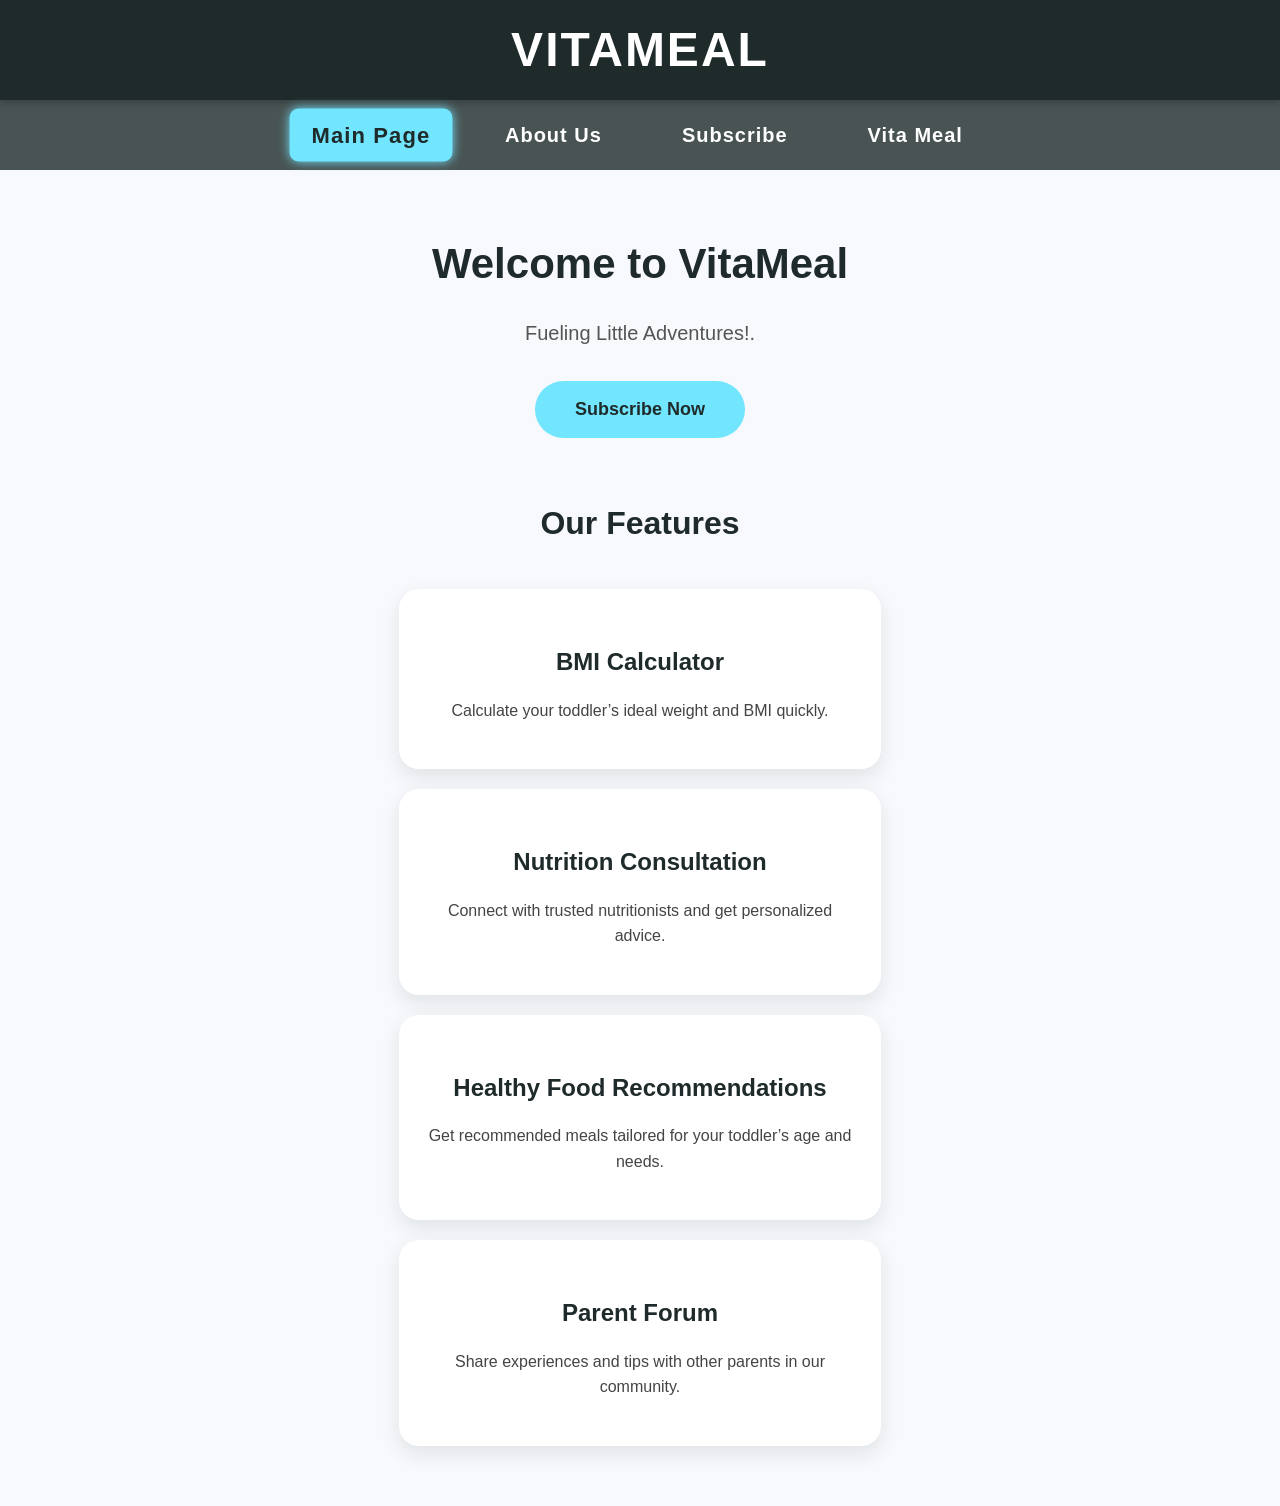
<file: index.html>
<!DOCTYPE html>
<html lang="en">
<head>
    <meta charset="UTF-8" />
    <meta name="viewport" content="width=device-width, initial-scale=1" />
    <title>VitaMeal - Main Page</title>
    <link rel="stylesheet" href="vita.css" />
</head>
<body>
    <div class="header">
        VitaMeal
    </div>
    <header class="hed">
        <a href="index.html" class="active">Main Page</a>
        <a href="about.html">About Us</a>
        <a href="subscribe.html">Subscribe</a>
        <a href="vitameal.html">Vita Meal</a>
    </header>

    <main class="main-content">
        <section class="hero">
            <h1>Welcome to VitaMeal</h1>
            <p>Fueling Little Adventures!.</p>
            <a href="subscribe.html" class="btn-primary">Subscribe Now</a>
        </section>

        <section class="features">
            <h2>Our Features</h2>
            <div class="feature-cards">
                <div class="feature-card">
                    <h3>BMI Calculator</h3>
                    <p>Calculate your toddler’s ideal weight and BMI quickly.</p>
                </div>
                <div class="feature-card">
                    <h3>Nutrition Consultation</h3>
                    <p>Connect with trusted nutritionists and get personalized advice.</p>
                </div>
                <div class="feature-card">
                    <h3>Healthy Food Recommendations</h3>
                    <p>Get recommended meals tailored for your toddler’s age and needs.</p>
                </div>
                <div class="feature-card">
                    <h3>Parent Forum</h3>
                    <p>Share experiences and tips with other parents in our community.</p>
                </div>
            </div>
        </section>
    </main>
</body>
</html>
</file>
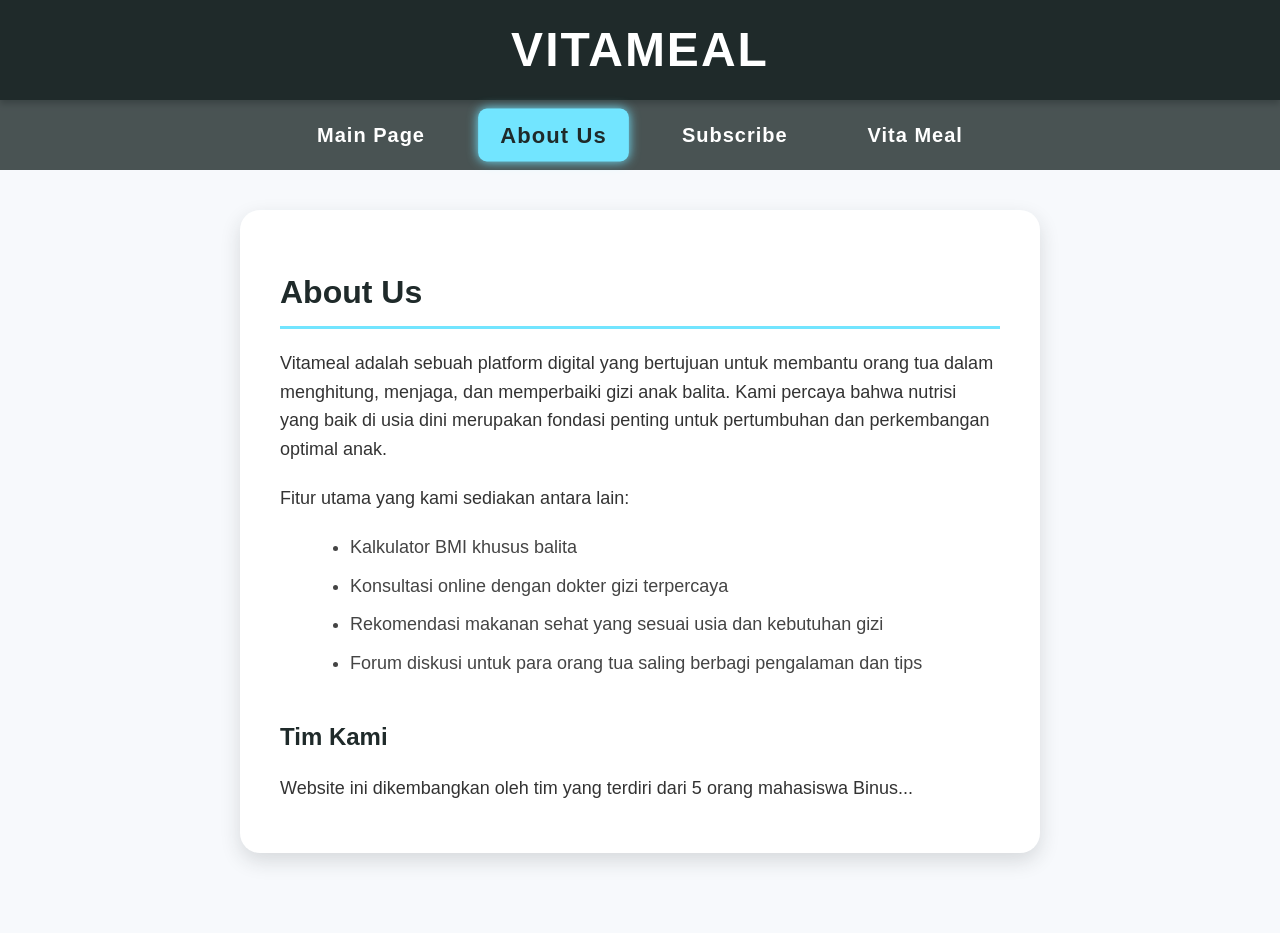
<file: about.html>
<!DOCTYPE html>
<html lang="en">
<head>
  <meta charset="UTF-8" />
  <meta name="viewport" content="width=device-width, initial-scale=1" />
  <title>About Us - VitaMeal</title>
  <link rel="stylesheet" href="vita.css" />
</head>
<body>

  <div class="header">VitaMeal</div>

    <header class="hed">
        <a href="index.html">Main Page</a>
        <a href="about.html" class="active">About Us</a>
        <a href="subscribe.html">Subscribe</a>
        <a href="vitameal.html">Vita Meal</a>
    </header>

  <main class="about-container">
    <h2>About Us</h2>
    <p>
      Vitameal adalah sebuah platform digital yang bertujuan untuk membantu orang tua dalam menghitung, menjaga, dan memperbaiki gizi anak balita. Kami percaya bahwa nutrisi yang baik di usia dini merupakan fondasi penting untuk pertumbuhan dan perkembangan optimal anak.
    </p>
    <p>Fitur utama yang kami sediakan antara lain:</p>
    <ul>
      <li>Kalkulator BMI khusus balita</li>
      <li>Konsultasi online dengan dokter gizi terpercaya</li>
      <li>Rekomendasi makanan sehat yang sesuai usia dan kebutuhan gizi</li>
      <li>Forum diskusi untuk para orang tua saling berbagi pengalaman dan tips</li>
    </ul>

    <h3>Tim Kami</h3>
    <p>Website ini dikembangkan oleh tim yang terdiri dari 5 orang mahasiswa Binus...</p>
  </main>

</body>
</html>
</file>
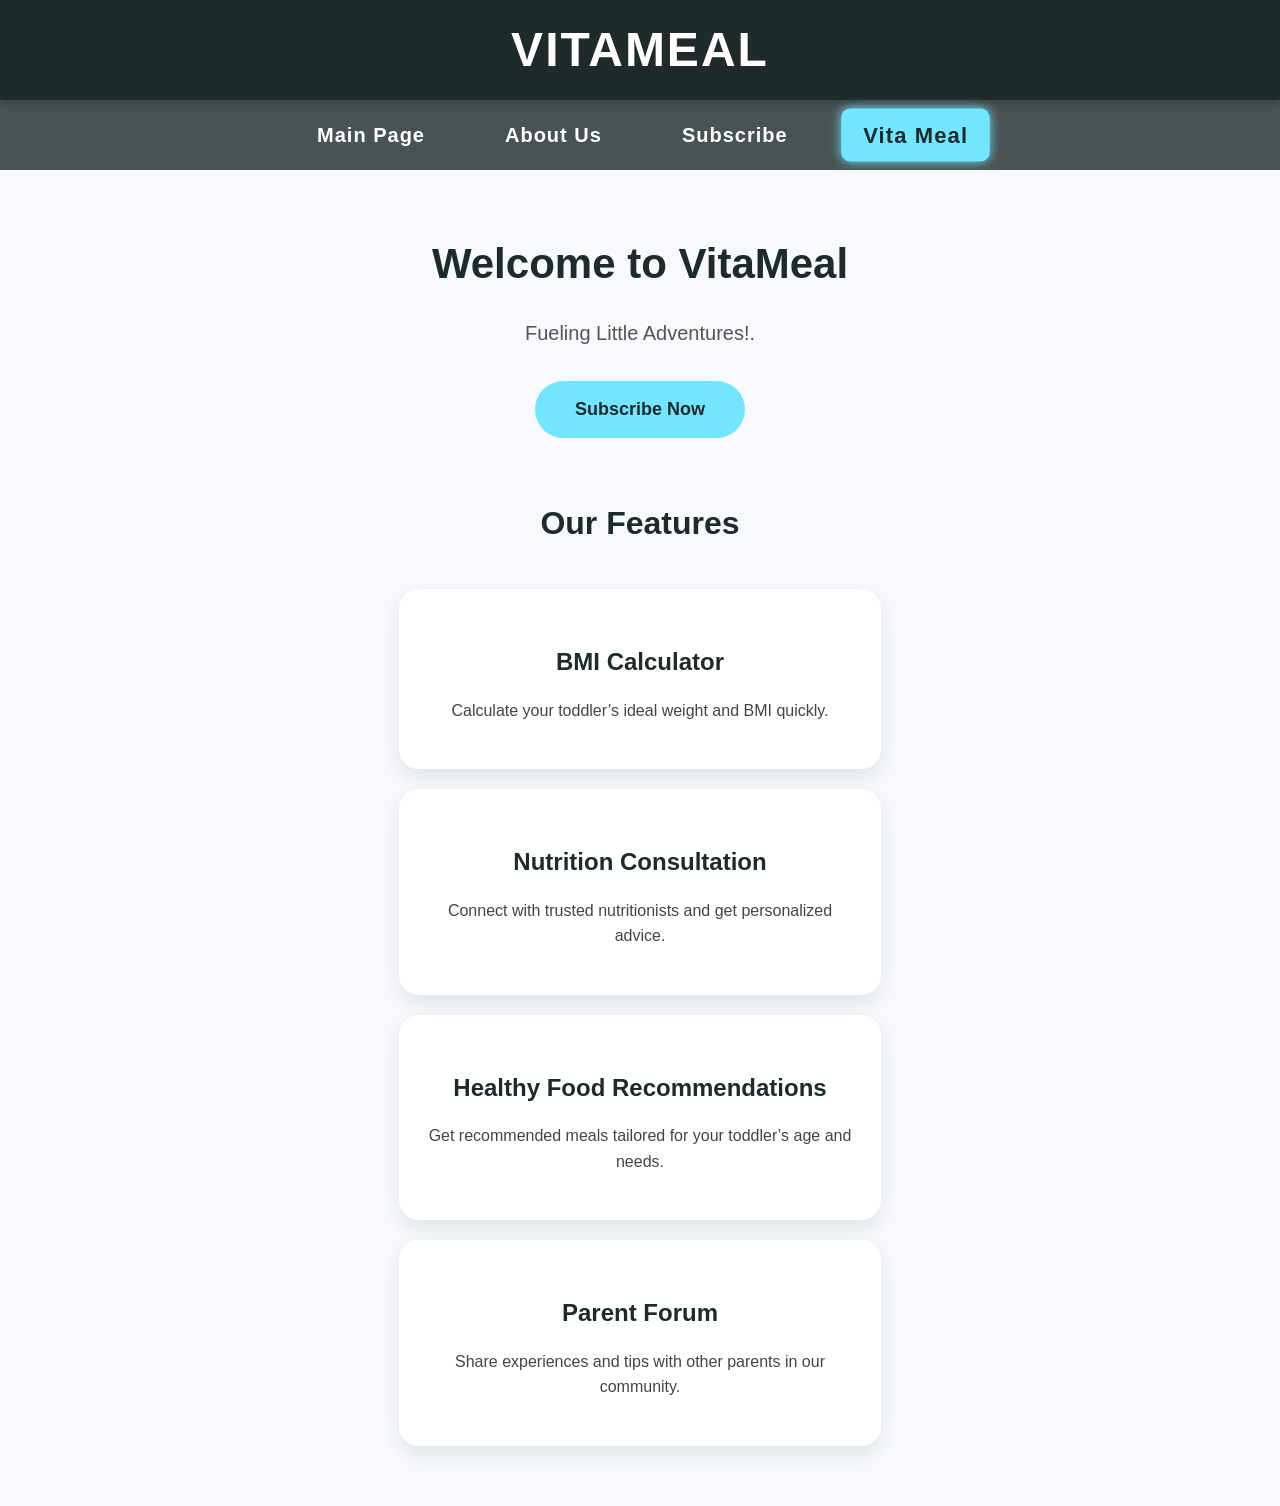
<file: main.html>
<!DOCTYPE html>
<html lang="en">
<head>
    <meta charset="UTF-8" />
    <meta name="viewport" content="width=device-width, initial-scale=1" />
    <title>VitaMeal - Main Page</title>
    <link rel="stylesheet" href="vita.css" />
</head>
<body>
    <div class="header">
        VitaMeal
    </div>
    <header class="hed">
        <a href="main.html">Main Page</a>
        <a href="about.html">About Us</a>
        <a href="subscribe.html">Subscribe</a>
        <a href="vitameal.html" class="active">Vita Meal</a>
    </header>

    <main class="main-content">
        <section class="hero">
            <h1>Welcome to VitaMeal</h1>
            <p>Fueling Little Adventures!.</p>
            <a href="subscribe.html" class="btn-primary">Subscribe Now</a>
        </section>

        <section class="features">
            <h2>Our Features</h2>
            <div class="feature-cards">
                <div class="feature-card">
                    <h3>BMI Calculator</h3>
                    <p>Calculate your toddler’s ideal weight and BMI quickly.</p>
                </div>
                <div class="feature-card">
                    <h3>Nutrition Consultation</h3>
                    <p>Connect with trusted nutritionists and get personalized advice.</p>
                </div>
                <div class="feature-card">
                    <h3>Healthy Food Recommendations</h3>
                    <p>Get recommended meals tailored for your toddler’s age and needs.</p>
                </div>
                <div class="feature-card">
                    <h3>Parent Forum</h3>
                    <p>Share experiences and tips with other parents in our community.</p>
                </div>
            </div>
        </section>
    </main>
</body>
</html>
</file>
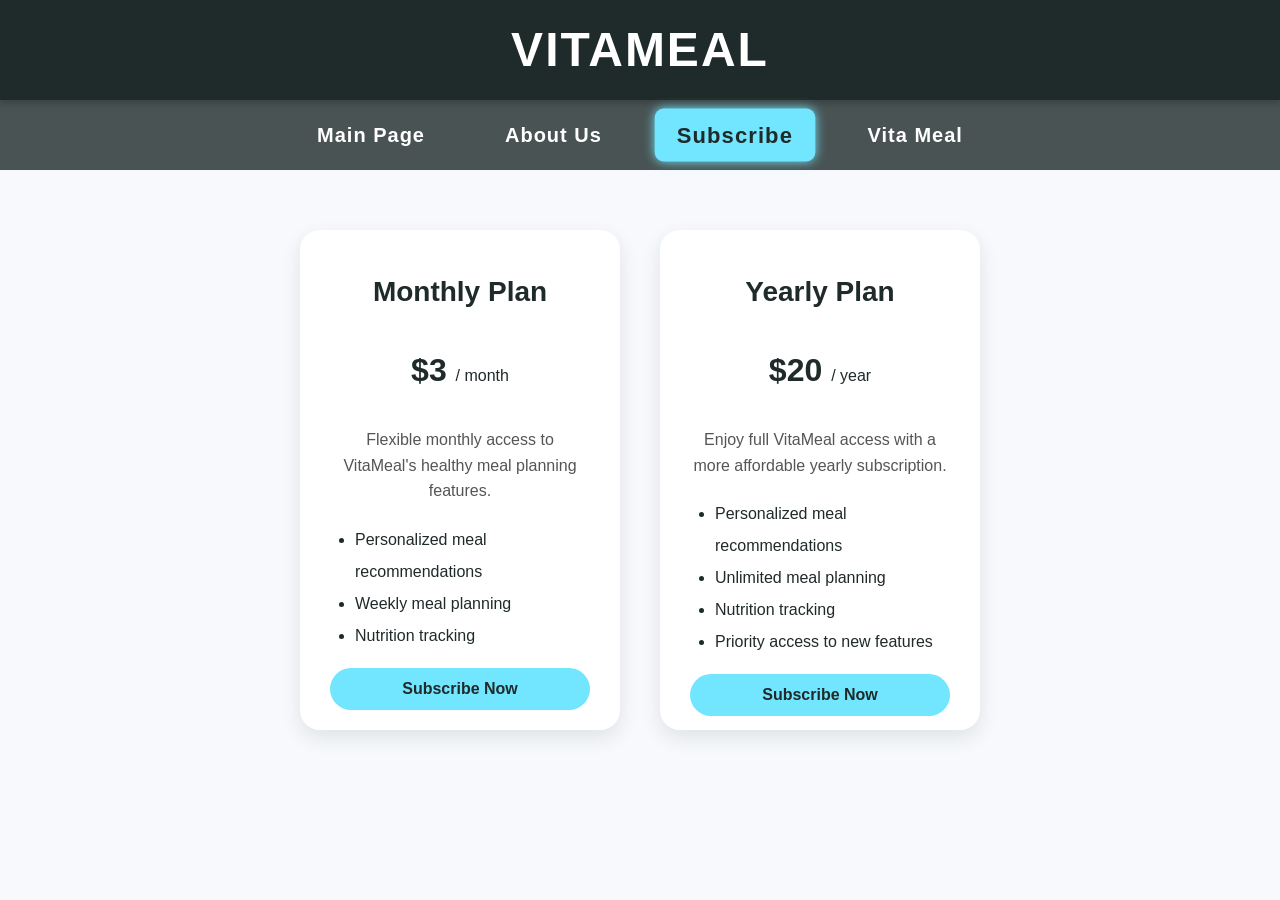
<file: subscribe.html>
<!DOCTYPE html>
<html lang="en">
<head>
    <meta charset="UTF-8">
    <meta name="viewport" content="width=, initial-scale=1.0">
    <title>Subscription Plan</title>
    <link rel="stylesheet" href="vita.css">
</head>
<body>
    
    <div class="header">
        VitaMeal
    </div>
    <header class="hed">
        <a href="index.html">Main Page</a>
        <a href="about.html">About Us</a>
        <a href="subscribe.html" class="active">Subscribe</a>
        <a href="vitameal.html">Vita Meal</a>
    </header>
    <div class="cont">

    <div class="subscribe">
        <h1>Monthly Plan</h1>
        <h2>$3 <span>/ month</span></h2>
        <p>Flexible monthly access to VitaMeal's healthy meal planning features.</p>

        <ul>
            <li>Personalized meal recommendations</li>
            <li>Weekly meal planning</li>
            <li>Nutrition tracking</li>
        </ul>

        <button>Subscribe Now</button>
    </div>

    <div class="subscribe">
        <h1>Yearly Plan</h1>
        <h2>$20 <span>/ year</span></h2>
        <p>Enjoy full VitaMeal access with a more affordable yearly subscription.</p>

        <ul>
            <li>Personalized meal recommendations</li>
            <li>Unlimited meal planning</li>
            <li>Nutrition tracking</li>
            <li>Priority access to new features</li>
        </ul>

        <button>Subscribe Now</button>
    </div>

</div>

</body>
</html>
</file>
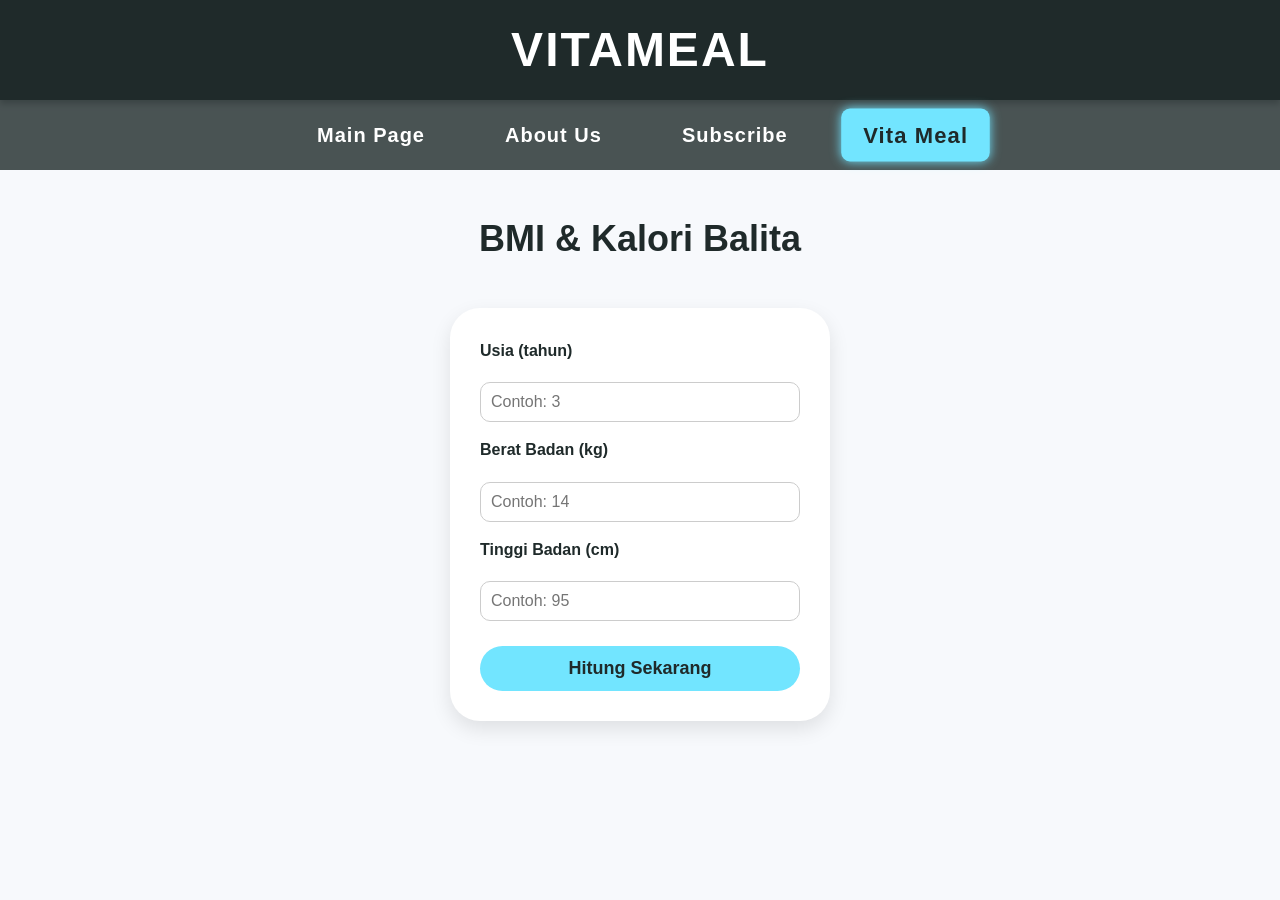
<file: vitameal.html>
<!DOCTYPE html>
<html lang="en">
<head>
  <meta charset="UTF-8" />
  <meta name="viewport" content="width=device-width, initial-scale=1.0" />
  <title>VitaMeal - BMI Calculator</title>
  <link rel="stylesheet" href="vita.css" />
</head>
<body>

  <div class="header">VitaMeal</div>

  <header class="hed">
    <a href="index.html">Main Page</a>
    <a href="about.html">About Us</a>
    <a href="subscribe.html">Subscribe</a>
    <a href="vitameal.html" class="active">Vita Meal</a>
  </header>

  <main class="feature-page">
    <h1 class="page-title">BMI & Kalori Balita</h1>

    <div class="calculator-container">
      <div class="calculator-box">
        <label for="age">Usia (tahun)</label>
        <input type="number" id="age" placeholder="Contoh: 3">

        <label for="bb">Berat Badan (kg)</label>
        <input type="number" id="bb" placeholder="Contoh: 14">

        <label for="tb">Tinggi Badan (cm)</label>
        <input type="number" id="tb" placeholder="Contoh: 95">

        <button onclick="sub()">Hitung Sekarang</button>
      </div>

      <div class="hidden" id="result-section">
        <div class="result-card">
          <p id="stat"></p>
        </div>
        <div class="result-card">
          <p id="needs"></p>
        </div>
      </div>
    </div>
  </main>

  <script src="code.js"></script>
</body>
</html>
</file>
<file: vita.css>
body {
  background-color: #f7f9fc;
  margin: 0;
  padding: 0;
  font-family: 'Segoe UI', Tahoma, Geneva, Verdana, sans-serif;
  color: #333;
  line-height: 1.6;
}

.header {
  background-color: #1f2a2a;
  height: 100px;
  color: white;
  font-weight: 700;
  display: flex;
  justify-content: center;
  align-items: center;
  font-size: 48px;
  letter-spacing: 2px;
  text-transform: uppercase;
  box-shadow: 0 4px 6px rgba(0,0,0,0.3);
}

.hed {
  background-color: #1f2a2acc;
  height: 70px;
  font-size: 20px;
  display: flex;
  justify-content: center;
  align-items: center;
  color: white;
  gap: 40px;
  font-weight: 600;
  letter-spacing: 1px;
}

.hed a {
  color: white;
  text-decoration: none;
  padding: 8px 20px;
  border-radius: 8px;
  transition: all 0.3s ease;
}

.hed a:hover,
.hed a.active {
  background-color: #72e5ff;
  color: #1f2a2a;
  transform: scale(1.1);
  box-shadow: 0 0 10px #72e5ff;
}

.about-container {
  max-width: 720px;
  background: white;
  margin: 40px auto 80px auto;
  padding: 30px 40px;
  border-radius: 20px;
  box-shadow: 0 8px 20px rgba(31, 42, 42, 0.15);
}

.about-container h2 {
  font-size: 32px;
  margin-bottom: 20px;
  color: #1f2a2a;
  border-bottom: 3px solid #72e5ff;
  padding-bottom: 8px;
  font-weight: 700;
}

.about-container h3 {
  font-size: 24px;
  margin-top: 40px;
  margin-bottom: 16px;
  color: #1f2a2a;
  font-weight: 700;
}

.about-container p {
  font-size: 18px;
  margin-bottom: 20px;
}

.about-container ul {
  list-style-type: disc;
  margin-left: 30px;
  margin-bottom: 20px;
  font-size: 18px;
  color: #444;
}

.about-container ul li {
  margin-bottom: 10px;
}

@media (max-width: 768px) {
  .about-container {
    margin: 20px 15px 40px 15px;
    padding: 20px;
  }
  
  .hed {
    gap: 20px;
    font-size: 16px;
  }
  
  .header {
    font-size: 36px;
    height: 80px;
  }
}

.cont {
  display: flex;
  justify-content: center;
  align-items: flex-start;
  gap: 40px;
  margin: 60px auto;
  max-width: 900px;
  padding: 0 20px;
  flex-wrap: wrap;
}

.subscribe {
  background-color: white;
  border-radius: 20px;
  box-shadow: 0 8px 20px rgba(31, 42, 42, 0.1);
  padding: 40px 30px;
  width: 320px;
  height: 500px;
  box-sizing: border-box;
  text-align: center;
  color: #1f2a2a;
  transition: transform 0.3s ease, box-shadow 0.3s ease;
  cursor: pointer;

  display: flex;
  flex-direction: column;
}

.subscribe h1 {
  font-size: 28px;
  margin: 0 0 15px 0;
  font-weight: 700;
}

.subscribe h2 {
  font-size: 32px;
  margin: 15px 0;
}

.subscribe h2 span {
  font-size: 16px;
  font-weight: normal;
}

.subscribe p {
  font-size: 16px;
  margin-bottom: 20px;
  color: #555;
}

.subscribe ul {
  text-align: left;
  padding-left: 25px;
  margin-top: 0;
  line-height: 2;
}

.subscribe button {
  margin-top: auto;
  padding: 12px 25px;
  background-color: #72e5ff;
  color: #1f2a2a;
  font-size: 16px;
  font-weight: 600;
  border: none;
  border-radius: 30px;
  cursor: pointer;
}

.subscribe button:hover {
  background-color: #1f2a2a;
  color: #72e5ff;
  box-shadow: 0 0 12px #72e5ff;
}

.subscribe:hover {
  transform: translateY(-8px);
  box-shadow: 0 12px 30px rgba(31, 42, 42, 0.2);
}

@media (max-width: 700px) {
  .cont {
    flex-direction: column;
    align-items: center;
  }

  .subscribe {
    width: 90%;
    margin-bottom: 30px;
  }
}

.main-content {
    max-width: 960px;
    margin: 60px auto;
    padding: 0 20px;
}

.hero {
    text-align: center;
    margin-bottom: 60px;
}

.hero h1 {
    font-size: 42px;
    color: #1f2a2a;
    margin-bottom: 16px;
    font-weight: 700;
}

.hero p {
    font-size: 20px;
    color: #555;
    margin-bottom: 32px;
}

.btn-primary {
    background-color: #72e5ff;
    color: #1f2a2a;
    font-weight: 700;
    font-size: 18px;
    padding: 14px 40px;
    border-radius: 40px;
    text-decoration: none;
    transition: background-color 0.3s ease, transform 0.3s ease;
    display: inline-block;
}

.btn-primary:hover {
    background-color: #1f2a2a;
    color: #72e5ff;
    transform: scale(1.05);
}

.features {
    text-align: center;
}

.features h2 {
    font-size: 32px;
    color: #1f2a2a;
    margin-bottom: 40px;
    font-weight: 700;
}

.feature-cards {
    display: flex;
    justify-content: center;

    flex-wrap: wrap;
    gap: 20px;
}

.feature-card {
    background-color: white;
    border-radius: 20px;
    box-shadow: 0 8px 20px rgba(31, 42, 42, 0.1);
    padding: 30px 25px;
    width: 45%;
    min-width: 280px;
    color: #1f2a2a;
    transition: transform 0.3s ease, box-shadow 0.3s ease;
}

.feature-card:hover {
    transform: translateY(-8px);
    box-shadow: 0 12px 30px rgba(31, 42, 42, 0.15);
}

.feature-card h3 {
    font-size: 24px;
    margin-bottom: 16px;
    font-weight: 700;
}

.feature-card p {
    font-size: 16px;
    color: #444;
}

@media (max-width: 768px) {
    .feature-cards {
        flex-direction: column;
        align-items: center;
        justify-content: center;
    }

    .feature-card {
        width: 90%;
        margin-bottom: 20px;
    }
}

.page-title {
  text-align: center;
  font-size: 36px;
  margin: 40px 0 20px 0;
  color: #1f2a2a;
  font-weight: 700;
}

.calculator-container {
  display: flex;
  justify-content: center;
  flex-wrap: wrap;
  gap: 40px;
  padding: 20px;
}

.calculator-box {
  background-color: white;
  padding: 30px;
  border-radius: 30px;
  box-shadow: 0 8px 20px rgba(0, 0, 0, 0.1);
  width: 320px;
  display: flex;
  flex-direction: column;
  gap: 15px;
}

.calculator-box label {
  font-weight: 600;
  margin-bottom: 4px;
  color: #1f2a2a;
}

.calculator-box input {
  padding: 10px;
  border-radius: 10px;
  border: 1px solid #ccc;
  font-size: 16px;
}

.calculator-box button {
  margin-top: 10px;
  padding: 12px;
  border: none;
  border-radius: 30px;
  background-color: #72e5ff;
  color: #1f2a2a;
  font-weight: bold;
  font-size: 18px;
  cursor: pointer;
  transition: all 0.3s ease;
}

.calculator-box button:hover {
  background-color: #1f2a2a;
  color: #72e5ff;
}

.result-section {
  display: flex;
  flex-direction: column;
  gap: 20px;
  justify-content: center;
}

.result-card {
  background-color: white;
  padding: 20px;
  width: 300px;
  border-radius: 20px;
  box-shadow: 0 4px 12px rgba(31, 42, 42, 0.1);
  font-size: 16px;
  text-align: center;
  color: #1f2a2a;
}

@media (max-width: 768px) {
  .calculator-container {
    flex-direction: column;
    align-items: center;
  }
}

.hidden{
  display: none;
}
</file>
